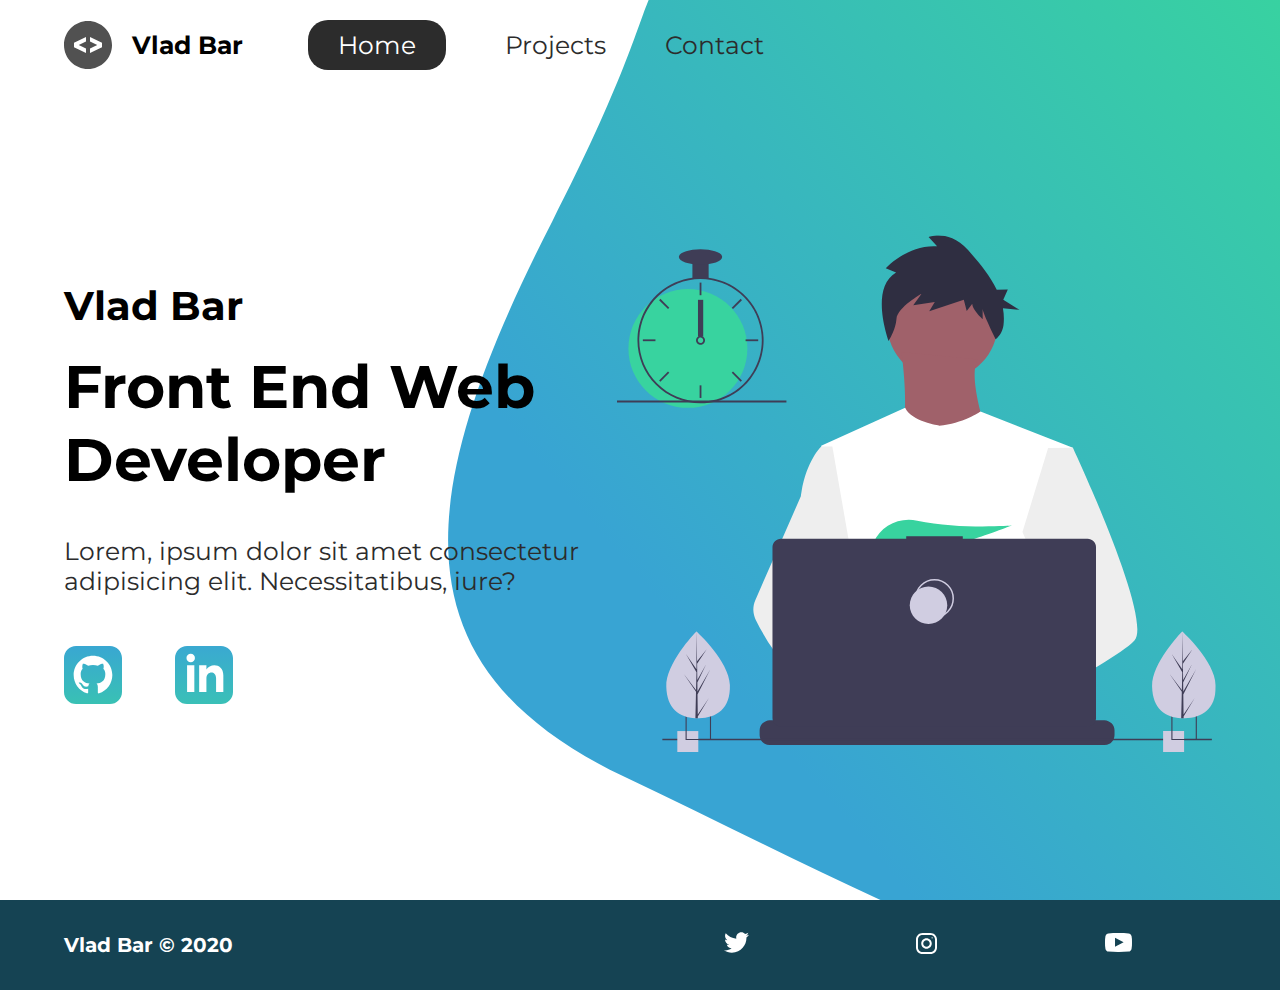
<file: index.html>
<!DOCTYPE html>
<html lang="en">
	<head>
		<meta charset="UTF-8" />
		<meta name="viewport" content="width=device-width, initial-scale=1.0" />
		<meta http-equiv="X-UA-Compatible" content="ie=edge" />
		<meta name="description" content="PORTFOLIO" />
		<meta name="robots" content="index,follow" />
		<link
			href="https://fonts.googleapis.com/css2?family=Montserrat:wght@400;500&display=swap"
			rel="stylesheet"
		/>
		<link rel="stylesheet" href="./styles/style.css" />
		<title>PORTFOLIO</title>
	</head>
	<body>
		<header class="main-head">
			<nav>
				<div class="logo">
					<img src="icons/code.svg" alt="logo" />
					<h1>Vlad Bar</h1>
				</div>
				<ul>
					<li><a class="active" href="/">Home</a></li>
					<li><a href="./projects/index.html">Projects</a></li>
					<li><a href="./contact/index.html">Contact</a></li>
				</ul>
			</nav>
		</header>
		<section class="intro">
			<div class="intro-text">
				<h2>Vlad Bar</h2>
				<h3>
					Front End Web <br />
					Developer
				</h3>
				<p>
					Lorem, ipsum dolor sit amet consectetur adipisicing elit.
					Necessitatibus, iure?
				</p>
				<div class="intro-social">
					<a href="#"
						><img src="./icons/github.svg" alt="GitHubSocialLink"
					/></a>
					<a href="#"
						><img src="./icons/linked-in.svg" alt="GitHubSocialLink"
					/></a>
				</div>
			</div>
			<div class="intro-images">
				<svg
					width="599"
					height="590"
					viewBox="0 0 799 690"
					fill="none"
					xmlns="http://www.w3.org/2000/svg"
				>
					<g id="undraw_dev_productivity_umsq (1) 1" clip-path="url(#clip0)">
						<path
							id="Vector"
							d="M516.92 624.636C516.92 624.636 512.16 626.266 504.42 628.576C487.31 633.706 455.65 642.216 428.82 643.916C405.72 645.396 386.2 641.836 382.63 626.766C381.1 620.286 383.27 614.956 388 610.576C402.12 597.486 439 592.796 468.25 591.186C476.51 590.736 484.15 590.526 490.51 590.446C501.31 590.306 508.39 590.526 508.39 590.526L508.56 591.186L516.92 624.636Z"
							fill="#A0616A"
						/>
						<path
							id="Vector_2"
							d="M436.99 672.586C418.61 695.346 342.73 647.666 316.19 629.886C310.41 626.016 306.97 623.566 306.97 623.566L331.25 591.186L338.94 580.936C338.94 580.936 345.82 584.586 355.99 590.526C356.36 590.746 356.73 590.966 357.11 591.186C365.88 596.336 376.89 603.066 388 610.576C403.33 620.946 418.83 632.776 428.82 643.916C438.59 654.806 443.08 665.036 436.99 672.586Z"
							fill="#A0616A"
						/>
						<g id="me">
							<path
								id="Vector_3"
								d="M434.672 191.952C475.283 191.607 507.926 158.406 507.582 117.795C507.237 77.1832 474.036 44.5403 433.425 44.8847C392.813 45.2291 360.17 78.4303 360.515 119.042C360.859 159.653 394.06 192.296 434.672 191.952Z"
								fill="#A0616A"
							/>
							<path
								id="Vector_4"
								d="M379.477 155.65C379.477 155.65 394.216 259.972 373.002 271.875C351.787 283.779 499.929 283.588 499.929 283.588C499.929 283.588 466.124 193.284 480.809 165.449L379.477 155.65Z"
								fill="#A0616A"
							/>
							<path
								id="Vector_5"
								d="M608.101 283.199L596.257 339.402L571.214 458.308L570.49 464.815L562.138 540.138L556.582 590.177L552.857 623.79C528.584 636.526 510.988 645.326 510.988 645.326C510.988 645.326 509.404 637.719 506.871 627.99C489.805 633.265 458.218 642.043 431.404 643.97C441.266 654.777 445.842 664.969 439.817 672.57C421.63 695.485 345.349 648.45 318.659 630.896C318.077 635.158 317.879 639.464 318.068 643.762L297.626 628.314L299.331 592.359L302.206 531.522L305.819 455.229C304.448 451.975 303.294 448.634 302.364 445.228C295.956 423.161 288.032 379.057 281.928 342.067C277.016 312.298 273.302 287.138 272.517 281.785C272.411 281.086 272.358 280.726 272.358 280.726L384.363 230.094C392.509 248.556 429.865 253.809 429.865 253.809C460.756 251.417 484.847 234.913 484.847 234.913L608.101 283.199Z"
								fill="white"
							/>
							<path
								id="Vector_6"
								d="M372.285 49.3811L358.49 43.9934C358.49 43.9934 386.969 12.1 426.99 14.513L415.635 2.22366C415.635 2.22366 443.04 -9.01799 468.283 19.6674C481.553 34.7467 496.908 52.4737 506.557 72.5077L521.281 72.3829L515.251 85.9663L536.874 99.3152L514.777 97.0719C516.155 104.471 516.421 112.034 515.566 119.511C514.683 126.991 510.928 133.835 505.094 138.598V138.598C505.094 138.598 487.743 103.449 487.696 97.9443L487.813 111.705C487.813 111.705 473.959 99.4371 473.889 91.1807L466.471 100.877L462.593 85.7717L416.475 101.301L423.87 88.8526L395.157 93.2246L406.278 77.9923C406.278 77.9923 373.932 96.1568 372.811 111.304C371.689 126.452 362.299 140.875 362.299 140.875C362.299 140.875 336.213 70.3294 372.285 49.3811Z"
								fill="#2F2E41"
							/>
							<path
								id="Vector_7"
								d="M690.215 540.422C682.794 548.605 664.338 560.992 641.951 574.422C633.623 579.413 624.757 584.559 615.71 589.676C594.122 601.889 571.514 614.001 552.857 623.79C528.584 636.526 510.988 645.326 510.988 645.326C510.988 645.326 509.403 637.719 506.871 627.99C503.48 614.968 498.397 598.141 493.184 590.715C493.002 590.456 492.82 590.218 492.638 589.979C491.121 588.022 489.601 586.885 488.112 586.897L562.138 540.138L594.127 519.926L570.489 464.814L540.842 395.683L557.908 339.727L575.062 283.479L608.101 283.199C608.101 283.199 619.243 306.985 633.514 340.166C635.647 345.128 637.851 350.299 640.096 355.64C669.469 425.394 706.176 522.836 690.215 540.422Z"
								fill="#EEEEEE"
							/>
							<path
								id="Vector_8"
								d="M358.123 591.2C355.41 591.212 352.702 591.456 350.029 591.928C327.074 596.073 320.47 616.94 318.659 630.896C318.077 635.158 317.879 639.464 318.068 643.761L297.626 628.314L290.178 622.687C272.316 616.628 256.353 605.733 242.483 592.84C230.449 581.456 219.634 568.849 210.213 555.223C200.831 541.793 192.448 527.692 185.134 513.034C183.094 508.943 181.977 504.454 181.864 499.884C181.751 495.314 182.644 490.775 184.48 486.588L209.154 430.327L245.218 348.098C245.471 346.146 245.752 344.237 246.059 342.371C252.995 300.511 272.367 281.786 272.367 281.786L287.286 281.659L297.778 341.932L310.813 416.815L302.364 445.227L282.839 510.845L302.205 531.522L358.123 591.2Z"
								fill="#EEEEEE"
							/>
						</g>
						<path
							id="Vector_9"
							d="M372.877 415.806L385.631 430.686C390.37 429.783 395.319 428.721 400.416 427.529L396.752 415.806L405.71 426.256C459.707 412.975 526.637 387.155 526.637 387.155C526.637 387.155 454.379 392.453 400.428 380.666C376.558 375.451 351.998 387.284 342.202 409.668C336.508 422.679 337.403 433.951 357.596 433.951C364.419 433.835 371.223 433.195 377.949 432.037L372.877 415.806Z"
							fill="#38D39F"
						/>
						<path
							id="Vector_10"
							d="M663.65 660.386V666.456C663.654 668.122 663.345 669.774 662.74 671.326C662.472 672.018 662.147 672.687 661.77 673.326C660.578 675.326 658.887 676.983 656.862 678.133C654.838 679.283 652.549 679.887 650.22 679.886H203.67C201.342 679.887 199.053 679.283 197.028 678.133C195.003 676.983 193.312 675.326 192.12 673.326C191.743 672.687 191.419 672.018 191.15 671.326C190.546 669.774 190.237 668.122 190.24 666.456V660.386C190.24 658.622 190.587 656.876 191.262 655.246C191.936 653.616 192.926 652.136 194.173 650.888C195.42 649.641 196.901 648.652 198.53 647.977C200.16 647.302 201.906 646.955 203.67 646.956H229.41V644.126C229.41 644.052 229.425 643.979 229.453 643.911C229.481 643.843 229.522 643.782 229.574 643.73C229.626 643.678 229.688 643.636 229.756 643.608C229.824 643.58 229.897 643.566 229.97 643.566H243.4C243.474 643.566 243.547 643.58 243.615 643.608C243.683 643.636 243.745 643.678 243.797 643.73C243.849 643.782 243.89 643.843 243.918 643.911C243.946 643.979 243.96 644.052 243.96 644.126V646.956H252.35V644.126C252.35 644.052 252.365 643.979 252.393 643.911C252.421 643.843 252.462 643.782 252.514 643.73C252.566 643.678 252.628 643.636 252.696 643.608C252.764 643.58 252.837 643.566 252.91 643.566H266.34C266.414 643.566 266.487 643.58 266.555 643.608C266.623 643.636 266.684 643.678 266.736 643.73C266.789 643.782 266.83 643.843 266.858 643.911C266.886 643.979 266.9 644.052 266.9 644.126V646.956H275.3V644.126C275.3 644.052 275.315 643.979 275.343 643.911C275.371 643.843 275.412 643.782 275.464 643.73C275.516 643.678 275.578 643.636 275.646 643.608C275.714 643.58 275.787 643.566 275.86 643.566H289.29C289.364 643.566 289.437 643.58 289.505 643.608C289.573 643.636 289.634 643.678 289.686 643.73C289.739 643.782 289.78 643.843 289.808 643.911C289.836 643.979 289.85 644.052 289.85 644.126V646.956H298.24V644.126C298.24 644.052 298.255 643.979 298.283 643.911C298.311 643.843 298.352 643.782 298.404 643.73C298.456 643.678 298.518 643.636 298.586 643.608C298.654 643.58 298.727 643.566 298.8 643.566H312.23C312.304 643.566 312.377 643.58 312.445 643.608C312.513 643.636 312.574 643.678 312.626 643.73C312.678 643.782 312.72 643.843 312.748 643.911C312.776 643.979 312.79 644.052 312.79 644.126V646.956H321.18V644.126C321.18 644.052 321.194 643.979 321.223 643.911C321.251 643.843 321.292 643.782 321.344 643.73C321.396 643.678 321.458 643.636 321.526 643.608C321.594 643.58 321.667 643.566 321.74 643.566H335.17C335.244 643.566 335.317 643.58 335.385 643.608C335.453 643.636 335.514 643.678 335.566 643.73C335.618 643.782 335.66 643.843 335.688 643.911C335.716 643.979 335.73 644.052 335.73 644.126V646.956H344.13V644.126C344.13 644.052 344.145 643.979 344.173 643.911C344.201 643.843 344.242 643.782 344.294 643.73C344.346 643.678 344.408 643.636 344.476 643.608C344.544 643.58 344.617 643.566 344.69 643.566H358.12C358.194 643.566 358.267 643.58 358.335 643.608C358.403 643.636 358.464 643.678 358.516 643.73C358.569 643.782 358.61 643.843 358.638 643.911C358.666 643.979 358.68 644.052 358.68 644.126V646.956H367.07V644.126C367.07 644.052 367.085 643.979 367.113 643.911C367.141 643.843 367.182 643.782 367.234 643.73C367.286 643.678 367.348 643.636 367.416 643.608C367.484 643.58 367.557 643.566 367.63 643.566H472.83C472.904 643.566 472.977 643.58 473.045 643.608C473.113 643.636 473.174 643.678 473.227 643.73C473.279 643.782 473.32 643.843 473.348 643.911C473.376 643.979 473.39 644.052 473.39 644.126V646.956H481.79V644.126C481.79 644.052 481.804 643.979 481.833 643.911C481.861 643.843 481.902 643.782 481.954 643.73C482.006 643.678 482.068 643.636 482.136 643.608C482.204 643.58 482.277 643.566 482.35 643.566H495.78C495.928 643.567 496.07 643.627 496.175 643.732C496.279 643.836 496.339 643.978 496.34 644.126V646.956H504.73V644.126C504.73 644.052 504.745 643.979 504.773 643.911C504.801 643.843 504.842 643.782 504.894 643.73C504.946 643.678 505.008 643.636 505.076 643.608C505.144 643.58 505.217 643.566 505.29 643.566H518.72C518.794 643.566 518.867 643.58 518.935 643.608C519.003 643.636 519.065 643.678 519.117 643.73C519.169 643.782 519.21 643.843 519.238 643.911C519.266 643.979 519.28 644.052 519.28 644.126V646.956H527.67V644.126C527.67 644.052 527.685 643.979 527.713 643.911C527.741 643.843 527.782 643.782 527.834 643.73C527.886 643.678 527.948 643.636 528.016 643.608C528.084 643.58 528.157 643.566 528.23 643.566H541.66C541.734 643.566 541.807 643.58 541.875 643.608C541.943 643.636 542.005 643.678 542.057 643.73C542.109 643.782 542.15 643.843 542.178 643.911C542.206 643.979 542.22 644.052 542.22 644.126V646.956H550.62V644.126C550.62 644.052 550.635 643.979 550.663 643.911C550.691 643.843 550.732 643.782 550.784 643.73C550.836 643.678 550.898 643.636 550.966 643.608C551.034 643.58 551.107 643.566 551.18 643.566H564.61C564.757 643.568 564.898 643.628 565.001 643.733C565.104 643.837 565.161 643.979 565.16 644.126V646.956H573.56V644.126C573.56 644.052 573.575 643.979 573.603 643.911C573.631 643.843 573.672 643.782 573.724 643.73C573.776 643.678 573.838 643.636 573.906 643.608C573.974 643.58 574.047 643.566 574.12 643.566H587.55C587.624 643.566 587.697 643.58 587.765 643.608C587.833 643.636 587.895 643.678 587.947 643.73C587.999 643.782 588.04 643.843 588.068 643.911C588.096 643.979 588.11 644.052 588.11 644.126V646.956H596.5V644.126C596.5 644.052 596.515 643.979 596.543 643.911C596.571 643.843 596.612 643.782 596.664 643.73C596.716 643.678 596.778 643.636 596.846 643.608C596.914 643.58 596.987 643.566 597.06 643.566H610.49C610.564 643.566 610.637 643.58 610.705 643.608C610.773 643.636 610.835 643.678 610.887 643.73C610.939 643.782 610.98 643.843 611.008 643.911C611.036 643.979 611.05 644.052 611.05 644.126V646.956H650.22C651.984 646.955 653.731 647.302 655.36 647.977C656.99 648.652 658.471 649.641 659.718 650.888C660.965 652.136 661.954 653.616 662.629 655.246C663.304 656.876 663.651 658.622 663.65 660.386Z"
							fill="#3F3D56"
						/>
						<path
							id="Vector_11"
							d="M793.5 671.326H60.5V673.326H793.5V671.326Z"
							fill="#3F3D56"
						/>
						<path
							id="Vector_12"
							d="M627.694 404.757H461.251V401.326H385.78V404.757H218.651C215.665 404.757 212.801 405.943 210.69 408.054C208.578 410.166 207.392 413.029 207.392 416.015V643.927C207.392 646.913 208.578 649.776 210.69 651.888C212.801 653.999 215.665 655.185 218.651 655.185H627.694C630.68 655.185 633.544 653.999 635.655 651.888C637.767 649.776 638.953 646.913 638.953 643.927V416.015C638.953 414.537 638.662 413.073 638.096 411.707C637.53 410.341 636.701 409.1 635.655 408.054C634.61 407.009 633.369 406.18 632.003 405.614C630.637 405.048 629.173 404.757 627.694 404.757Z"
							fill="#3F3D56"
						/>
						<path
							id="Vector_13"
							d="M423.5 509.326C437.307 509.326 448.5 498.133 448.5 484.326C448.5 470.519 437.307 459.326 423.5 459.326C409.693 459.326 398.5 470.519 398.5 484.326C398.5 498.133 409.693 509.326 423.5 509.326Z"
							stroke="#D0CDE1"
							stroke-width="2"
							stroke-miterlimit="10"
						/>
						<path
							id="Vector_14"
							d="M415.5 518.326C429.307 518.326 440.5 507.133 440.5 493.326C440.5 479.519 429.307 468.326 415.5 468.326C401.693 468.326 390.5 479.519 390.5 493.326C390.5 507.133 401.693 518.326 415.5 518.326Z"
							fill="#D0CDE1"
						/>
						<path
							id="Vector_15"
							d="M108.446 661.223H80.4463V689.223H108.446V661.223Z"
							fill="#D0CDE1"
						/>
						<path
							id="Vector_16"
							d="M91.4502 639.223V673.223H125.45V639.223H91.4502ZM123.97 671.743H92.9202V640.703H123.97V671.743Z"
							fill="#3F3D56"
						/>
						<path
							id="Vector_17"
							d="M756.446 661.223H728.446V689.223H756.446V661.223Z"
							fill="#D0CDE1"
						/>
						<path
							id="Vector_18"
							d="M739.45 639.223V673.223H773.45V639.223H739.45ZM771.97 671.743H740.92V640.703H771.97V671.743Z"
							fill="#3F3D56"
						/>
						<path
							id="Vector_19"
							d="M94.5802 230.113C138.399 230.113 173.921 194.592 173.921 150.773C173.921 106.955 138.399 71.4326 94.5802 71.4326C50.7617 71.4326 15.2397 106.955 15.2397 150.773C15.2397 194.592 50.7617 230.113 94.5802 230.113Z"
							fill="#38D39F"
						/>
						<path
							id="Vector_20"
							d="M122.229 56.4899C115.045 55.5763 107.774 55.5763 100.59 56.4899C84.586 58.5913 69.5203 65.2398 57.181 75.6465C44.8417 86.0532 35.7467 99.7813 30.9754 115.202C28.8053 122.229 27.5764 129.514 27.3208 136.864C27.2848 137.886 27.2607 138.92 27.2607 139.954C27.283 162.264 36.1559 183.655 51.932 199.431C67.7082 215.207 89.0989 224.08 111.41 224.103C113.201 224.103 114.992 224.042 116.759 223.934C120.907 223.674 125.03 223.103 129.093 222.227C148.495 218.055 165.798 207.161 177.947 191.468C190.095 175.776 196.308 156.295 195.487 136.467C194.665 116.638 186.863 97.738 173.459 83.1039C160.054 68.4698 141.909 59.0435 122.229 56.4899H122.229ZM137.748 217.347H137.736C130.959 219.659 123.905 221.062 116.759 221.518C114.992 221.638 113.201 221.698 111.41 221.698C89.7377 221.672 68.961 213.051 53.6367 197.727C38.3123 182.402 29.6914 161.626 29.6649 139.954C29.6649 138.92 29.689 137.886 29.725 136.864C30.5514 115.744 39.5156 95.7617 54.7411 81.1008C69.9666 66.44 90.273 58.237 111.41 58.2089C130.776 58.21 149.513 65.0865 164.283 77.6131C179.052 90.1398 188.895 107.503 192.057 126.61C195.219 145.716 191.496 165.325 181.55 181.942C171.604 198.559 156.081 211.106 137.748 217.347H137.748Z"
							fill="#3F3D56"
						/>
						<path
							id="Vector_21"
							d="M112.612 63.0176H110.208V79.8474H112.612V63.0176Z"
							fill="#3F3D56"
						/>
						<path
							id="Vector_22"
							d="M57.8578 84.7018L56.1577 86.4019L68.0582 98.3023L69.7582 96.6022L57.8578 84.7018Z"
							fill="#3F3D56"
						/>
						<path
							id="Vector_23"
							d="M34.4736 138.751V141.156H51.3034V138.751H34.4736Z"
							fill="#3F3D56"
						/>
						<path
							id="Vector_24"
							d="M56.1578 193.506L57.8579 195.206L69.7584 183.306L68.0583 181.606L56.1578 193.506Z"
							fill="#3F3D56"
						/>
						<path
							id="Vector_25"
							d="M153.062 96.6022L154.762 98.3022L166.662 86.4018L164.962 84.7017L153.062 96.6022Z"
							fill="#3F3D56"
						/>
						<path
							id="Vector_26"
							d="M171.516 138.751V141.156H188.346V138.751H171.516Z"
							fill="#3F3D56"
						/>
						<path
							id="Vector_27"
							d="M154.762 181.605L153.062 183.305L164.962 195.206L166.662 193.506L154.762 181.605Z"
							fill="#3F3D56"
						/>
						<path
							id="Vector_28"
							d="M112.612 200.06H110.208V216.89H112.612V200.06Z"
							fill="#3F3D56"
						/>
						<path
							id="Vector_29"
							d="M115.016 135.145C113.976 134.365 112.711 133.943 111.41 133.943C110.11 133.943 108.844 134.365 107.804 135.145C107.091 135.686 106.505 136.375 106.085 137.165C105.552 138.181 105.322 139.329 105.421 140.473C105.52 141.616 105.944 142.707 106.644 143.617C107.343 144.527 108.288 145.218 109.368 145.608C110.447 145.997 111.616 146.07 112.735 145.817C113.855 145.564 114.878 144.996 115.685 144.179C116.492 143.363 117.048 142.333 117.288 141.21C117.528 140.088 117.441 138.92 117.039 137.846C116.636 136.771 115.935 135.834 115.017 135.145H115.016ZM111.41 143.56C110.454 143.557 109.539 143.176 108.863 142.501C108.187 141.825 107.807 140.909 107.804 139.954C107.808 139.224 108.03 138.513 108.441 137.91C108.793 137.4 109.271 136.989 109.828 136.718C110.386 136.446 111.004 136.323 111.623 136.361C112.241 136.398 112.84 136.594 113.361 136.931C113.881 137.267 114.307 137.732 114.595 138.281C114.883 138.83 115.025 139.444 115.007 140.063C114.989 140.683 114.811 141.287 114.491 141.818C114.17 142.349 113.719 142.788 113.179 143.093C112.639 143.398 112.03 143.559 111.41 143.56V143.56Z"
							fill="#3F3D56"
						/>
						<path
							id="Vector_30"
							d="M122.229 35.3687H100.591V57.007H122.229V35.3687Z"
							fill="#3F3D56"
						/>
						<path
							id="Vector_31"
							d="M111.41 38.9748C127.344 38.9748 140.261 34.4 140.261 28.7567C140.261 23.1134 127.344 18.5386 111.41 18.5386C95.4757 18.5386 82.5586 23.1134 82.5586 28.7567C82.5586 34.4 95.4757 38.9748 111.41 38.9748Z"
							fill="#3F3D56"
						/>
						<path id="clock-arrow" d="M115 86H108V135H115V86Z" fill="#3F3D56" />
						<path
							id="Vector_32"
							d="M226 220.44H0V222.844H226V220.44Z"
							fill="#3F3D56"
						/>
						<g id="plant-left">
							<path
								id="Vector_33"
								d="M150.594 599.754C151.527 631.704 132.858 643.413 109.43 644.097C108.886 644.113 108.344 644.123 107.805 644.126C106.719 644.135 105.643 644.117 104.577 644.072C83.3891 643.193 66.6172 631.945 65.7495 602.232C64.8515 571.482 103.018 531.529 105.882 528.574L105.887 528.571C105.996 528.458 106.052 528.402 106.052 528.402C106.052 528.402 149.661 567.807 150.594 599.754Z"
								fill="#D0CDE1"
							/>
							<path
								id="Vector_34"
								d="M107.744 639.255L122.626 617.124L107.774 641.636L107.805 644.126C106.719 644.135 105.643 644.117 104.577 644.072L105.315 612.06L105.295 611.813L105.322 611.766L105.393 608.741L89.0952 585.078L105.374 606.477L105.432 607.116L105.989 582.93L91.9122 558.397L106.029 578.681L105.882 528.574L105.882 528.407L105.887 528.571L106.821 568.062L119.651 552.021L106.863 571.464L107.143 593.098L118.949 571.984L107.187 596.279L107.343 608.308L124.512 578.897L107.395 612.505L107.744 639.255Z"
								fill="#3F3D56"
							/>
						</g>
						<g id="plant-right">
							<path
								id="Vector_35"
								d="M798.594 599.754C799.527 631.704 780.858 643.413 757.43 644.097C756.886 644.113 756.344 644.123 755.805 644.126C754.719 644.135 753.643 644.117 752.577 644.072C731.389 643.193 714.617 631.945 713.749 602.232C712.851 571.482 751.018 531.529 753.882 528.574L753.887 528.571C753.996 528.458 754.052 528.402 754.052 528.402C754.052 528.402 797.661 567.807 798.594 599.754Z"
								fill="#D0CDE1"
							/>
							<path
								id="Vector_36"
								d="M755.744 639.255L770.626 617.124L755.774 641.636L755.805 644.126C754.719 644.135 753.643 644.117 752.577 644.072L753.315 612.06L753.295 611.813L753.323 611.766L753.393 608.741L737.095 585.078L753.374 606.477L753.432 607.116L753.989 582.93L739.912 558.397L754.029 578.681L753.882 528.574L753.882 528.407L753.887 528.571L754.821 568.062L767.651 552.021L754.864 571.464L755.143 593.098L766.949 571.984L755.187 596.279L755.343 608.308L772.512 578.897L755.395 612.505L755.744 639.255Z"
								fill="#3F3D56"
							/>
						</g>
					</g>
					<defs>
						<clipPath id="clip0">
							<rect width="798.627" height="689.223" fill="white" />
						</clipPath>
					</defs>
				</svg>
				<img class="splash" src="./img/splash.svg" alt="" />
			</div>
		</section>
		<footer>
			<h4>Vlad Bar &copy; 2020</h4>
			<ul>
				<li>
					<a href="#"
						><img src="./icons/twitter 1.svg" alt="twitter-contact"
					/></a>
				</li>
				<li>
					<a href="#"
						><img src="./icons/instagram 1.svg" alt="instagrem-contact"
					/></a>
				</li>
				<li>
					<a href="#"
						><img src="./icons/youtube-symbol 1.svg" alt="youtube-contact"
					/></a>
				</li>
			</ul>
		</footer>
	</body>
</html>
</file>
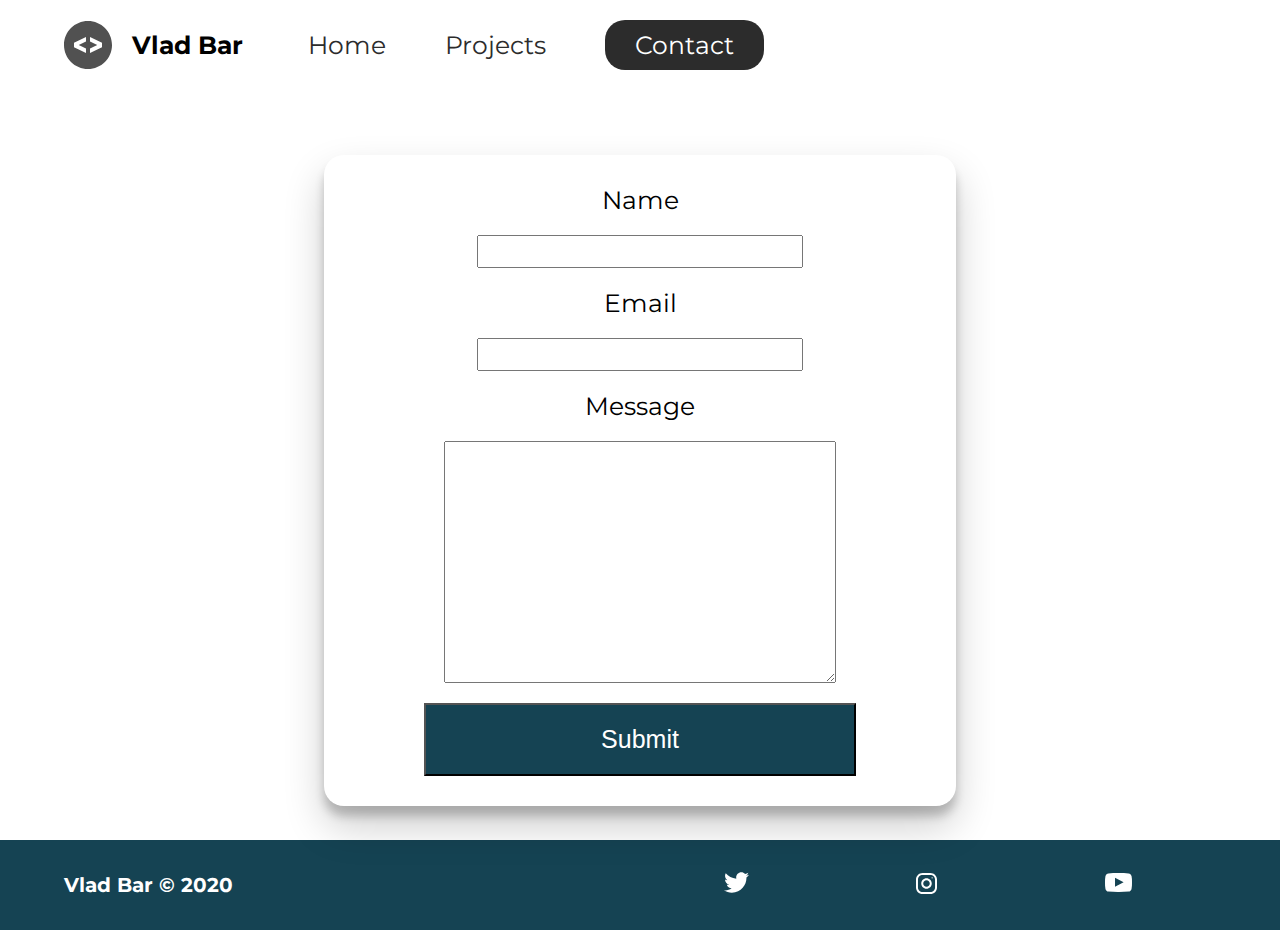
<file: contact/index.html>
<!DOCTYPE html>
<html lang="en">
	<head>
		<meta charset="UTF-8" />
		<meta name="viewport" content="width=device-width, initial-scale=1.0" />
		<meta http-equiv="X-UA-Compatible" content="ie=edge" />
		<meta name="description" content="PORTFOLIO" />
		<meta name="robots" content="index,follow" />
		<link
			href="https://fonts.googleapis.com/css2?family=Montserrat:wght@400;500&display=swap"
			rel="stylesheet"
		/>
		<link rel="stylesheet" href="../styles/style.css" />
		<title>PORTFOLIO</title>
	</head>
	<body>
		<header class="main-head">
			<nav>
				<div class="logo">
					<img src="../icons/code.svg" alt="logo" />
					<h1>Vlad Bar</h1>
				</div>
				<ul>
					<li><a href="../index.html">Home</a></li>
					<li><a href="../projects/index.html">Projects</a></li>
					<li><a class="active" href="./index.html">Contact</a></li>
				</ul>
			</nav>
		</header>
		<section class="form-section">
			<form>
				<label for="name">Name</label>
				<input type="text" name="name" id="name" required />
				<label for="email">Email</label>
				<input type="email" name="email" id="email" required />
				<label for="message">Message</label>
				<textarea name="message" id="message" cols="30" rows="10"></textarea>
				<button type="submit">Submit</button>
			</form>
		</section>
		<footer>
			<h4>Vlad Bar &copy; 2020</h4>
			<ul>
				<li>
					<a href="#"
						><img src="../icons/twitter 1.svg" alt="twitter-contact"
					/></a>
				</li>
				<li>
					<a href="#"
						><img src="../icons/instagram 1.svg" alt="instagrem-contact"
					/></a>
				</li>
				<li>
					<a href="#"
						><img src="../icons/youtube-symbol 1.svg" alt="youtube-contact"
					/></a>
				</li>
			</ul>
		</footer>
	</body>
</html>
</file>
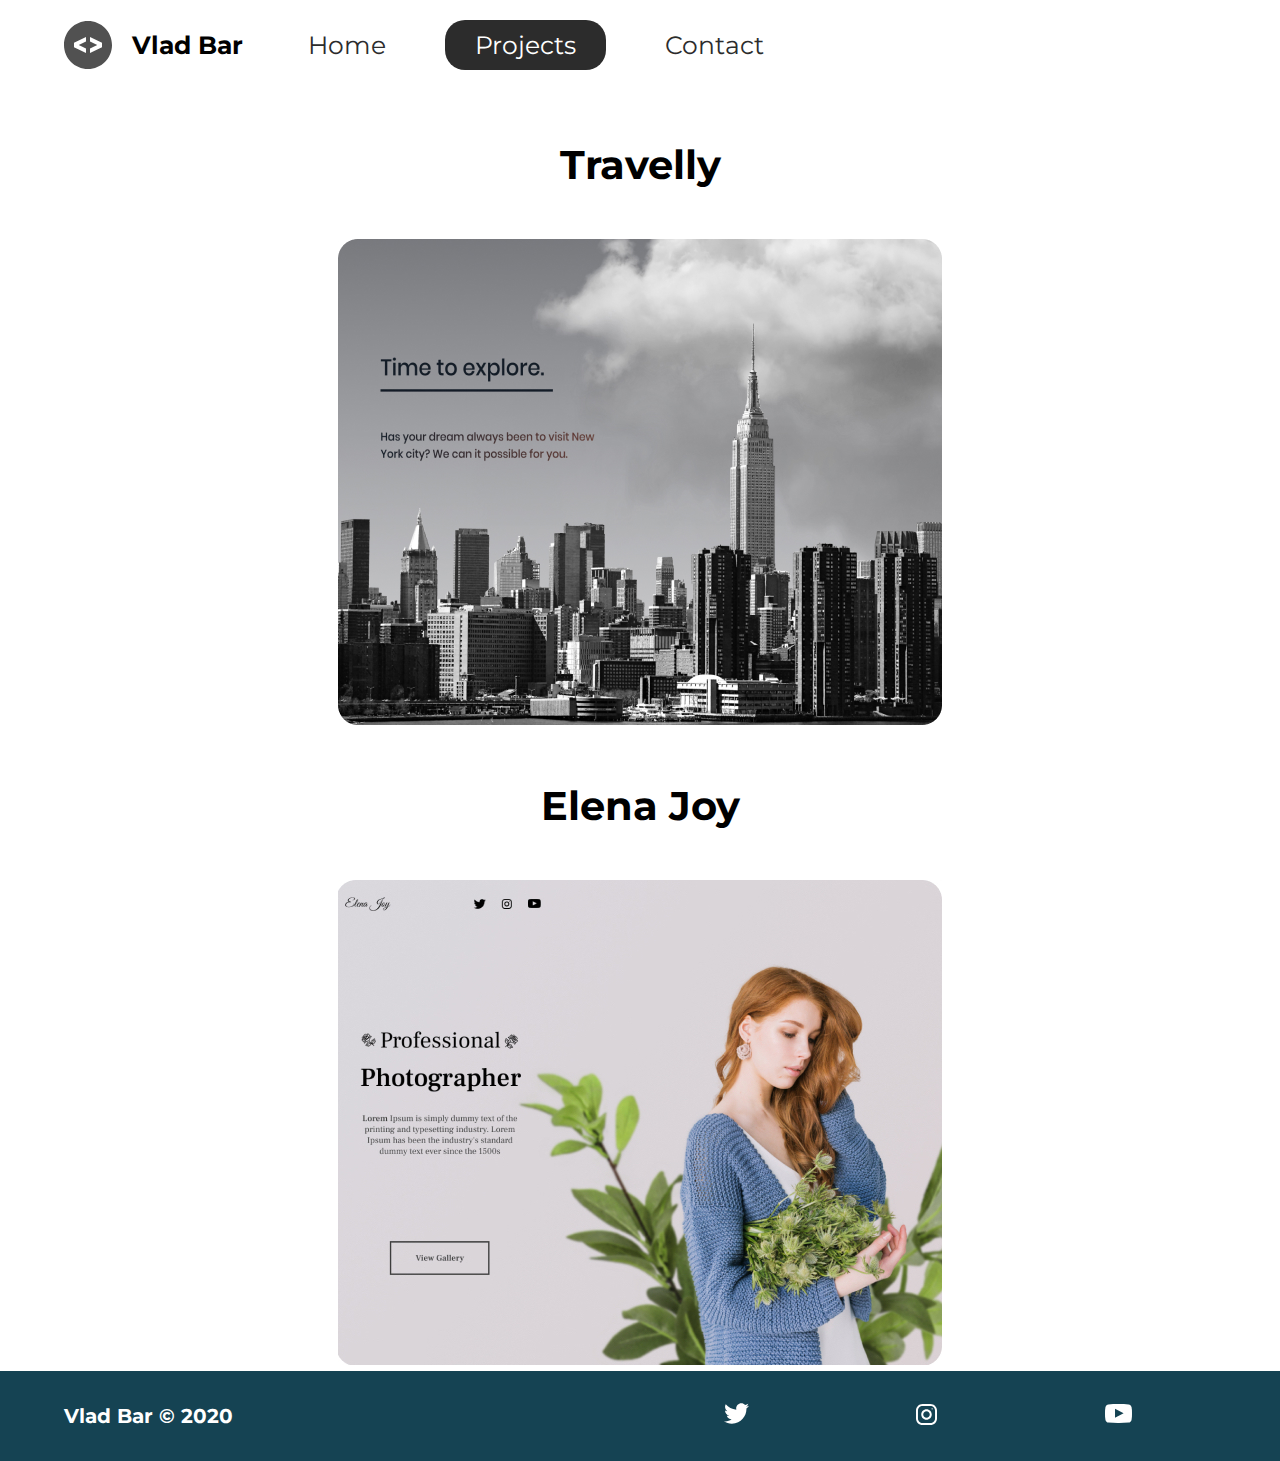
<file: projects/index.html>
<!DOCTYPE html>
<html lang="en">
  <head>
    <meta charset="UTF-8" />
    <meta name="viewport" content="width=device-width, initial-scale=1.0" />
    <meta http-equiv="X-UA-Compatible" content="ie=edge" />
    <meta name="description" content="PORTFOLIO" />
    <meta name="robots" content="index,follow" />
    <link
      href="https://fonts.googleapis.com/css2?family=Montserrat:wght@400;500&display=swap"
      rel="stylesheet"
    />
    <link rel="stylesheet" href="../styles/style.css" />
    <title>PORTFOLIO</title>
  </head>
  <body>
    <header class="main-head">
      <nav>
        <div class="logo">
          <img src="../icons/code.svg" alt="logo" />
          <h1>Vlad Bar</h1>
        </div>
        <ul>
          <li><a href="../index.html">Home</a></li>
          <li><a class="active" href="./index.html">Projects</a></li>
          <li><a href="../contact/index.html">Contact</a></li>
        </ul>
      </nav>
    </header>
    <section class="projects">
      <div class="travelly">
        <h2>Travelly</h2>
        <a href="https://determined-noyce-b9c67f.netlify.app"
          ><img src="../img/travelly.jpg" alt="travelly Projects"
        /></a>
      </div>
      <div class="elena">
        <h2>Elena Joy</h2>
        <a href="https://awesome-morse-b7da8b.netlify.app"
          ><img src="../img/elena-joy.jpg" alt="Elena Joy"
        /></a>
      </div>
    </section>
    <footer>
      <h4>Vlad Bar &copy; 2020</h4>
      <ul>
        <li>
          <a href="#"
            ><img src="../icons/twitter 1.svg" alt="twitter-contact"
          /></a>
        </li>
        <li>
          <a href="#"
            ><img src="../icons/instagram 1.svg" alt="instagrem-contact"
          /></a>
        </li>
        <li>
          <a href="#"
            ><img src="../icons/youtube-symbol 1.svg" alt="youtube-contact"
          /></a>
        </li>
      </ul>
    </footer>
  </body>
</html>
</file>
<file: styles/style.css>
* {
  margin: 0;
  padding: 0;
  -webkit-box-sizing: border-box;
          box-sizing: border-box;
}

html {
  font-size: 62.5%;
}

body {
  font-family: "Montserrat", sans-serif;
}

h1 {
  font-size: 2.5rem;
}

li,
button,
label,
input,
a,
p {
  font-size: 2.5rem;
}

h2 {
  font-size: 4rem;
}

h3 {
  font-size: 2.5rem;
}

h4,
h5 {
  font-size: 2rem;
}

ul {
  list-style: none;
}

a {
  text-decoration: none;
  color: #2c2c2c;
}

.main-head {
  width: 95%;
  margin: 0 0 0 auto;
}

nav {
  display: -webkit-box;
  display: -ms-flexbox;
  display: flex;
  -webkit-box-pack: justify;
      -ms-flex-pack: justify;
          justify-content: space-between;
  -webkit-box-align: center;
      -ms-flex-align: center;
          align-items: center;
  -webkit-box-orient: horizontal;
  -webkit-box-direction: normal;
      -ms-flex-direction: row;
          flex-direction: row;
  min-height: 10vh;
  width: 60%;
  -ms-flex-wrap: wrap;
      flex-wrap: wrap;
}

nav .logo {
  display: -webkit-box;
  display: -ms-flexbox;
  display: flex;
  -webkit-box-pack: start;
      -ms-flex-pack: start;
          justify-content: flex-start;
  -webkit-box-align: center;
      -ms-flex-align: center;
          align-items: center;
  -webkit-box-orient: horizontal;
  -webkit-box-direction: normal;
      -ms-flex-direction: row;
          flex-direction: row;
  -webkit-box-flex: 1;
      -ms-flex: 1 1 10rem;
          flex: 1 1 10rem;
}

nav .logo h1 {
  margin: 2rem;
}

nav ul {
  display: -webkit-box;
  display: -ms-flexbox;
  display: flex;
  -ms-flex-pack: distribute;
      justify-content: space-around;
  -webkit-box-align: center;
      -ms-flex-align: center;
          align-items: center;
  -webkit-box-orient: horizontal;
  -webkit-box-direction: normal;
      -ms-flex-direction: row;
          flex-direction: row;
  -webkit-box-flex: 1;
      -ms-flex: 1 1 40rem;
          flex: 1 1 40rem;
}

.intro {
  min-height: 90vh;
  width: 90%;
  margin: auto;
  -ms-flex-wrap: wrap;
      flex-wrap: wrap;
  display: -webkit-box;
  display: -ms-flexbox;
  display: flex;
  -webkit-box-pack: justify;
      -ms-flex-pack: justify;
          justify-content: space-between;
  -webkit-box-align: center;
      -ms-flex-align: center;
          align-items: center;
  -webkit-box-orient: horizontal;
  -webkit-box-direction: normal;
      -ms-flex-direction: row;
          flex-direction: row;
}

.intro h1 {
  font-size: 8rem;
  padding-top: 2rem;
}

.intro h3 {
  font-size: 6rem;
  padding: 2rem 0rem;
}

.intro p {
  padding-top: 2rem;
  color: #2c2c2c;
}

.splash {
  position: absolute;
  top: 0%;
  right: 0%;
  height: 100%;
  z-index: -1;
}

.intro-social {
  margin-top: 5rem;
}

.intro-social a {
  margin-right: 5rem;
}

.active {
  background: #2c2c2c;
  color: white;
  padding: 1rem 3rem;
  border-radius: 2rem;
}

.intro-text,
.intro-images {
  -webkit-box-flex: 1;
      -ms-flex: 1 1 40rem;
          flex: 1 1 40rem;
}

#plant-left {
  -webkit-animation: plant 1.5s ease infinite alternate;
          animation: plant 1.5s ease infinite alternate;
}

#plant-right {
  -webkit-animation: plant 1.5s ease infinite alternate 0.5s;
          animation: plant 1.5s ease infinite alternate 0.5s;
}

#me {
  -webkit-animation: me 1s ease infinite alternate;
          animation: me 1s ease infinite alternate;
  -webkit-transform-origin: bottom;
          transform-origin: bottom;
}

#clock-arrow {
  -webkit-animation: clock 4.5s infinite linear;
          animation: clock 4.5s infinite linear;
  transform-box: fill-box;
  -webkit-transform-origin: bottom;
          transform-origin: bottom;
}

@-webkit-keyframes me {
  0% {
    -webkit-transform: rotateZ(-5deg);
            transform: rotateZ(-5deg);
  }
  100% {
    -webkit-transform: rotateZ(5deg);
            transform: rotateZ(5deg);
  }
}

@keyframes me {
  0% {
    -webkit-transform: rotateZ(-5deg);
            transform: rotateZ(-5deg);
  }
  100% {
    -webkit-transform: rotateZ(5deg);
            transform: rotateZ(5deg);
  }
}

@-webkit-keyframes plant {
  0% {
    -webkit-transform: translateY(0%);
            transform: translateY(0%);
  }
  100% {
    -webkit-transform: translateY(-25%);
            transform: translateY(-25%);
  }
}

@keyframes plant {
  0% {
    -webkit-transform: translateY(0%);
            transform: translateY(0%);
  }
  100% {
    -webkit-transform: translateY(-25%);
            transform: translateY(-25%);
  }
}

@-webkit-keyframes clock {
  0% {
    -webkit-transform: rotateZ(0deg);
            transform: rotateZ(0deg);
  }
  100% {
    -webkit-transform: rotateZ(360deg);
            transform: rotateZ(360deg);
  }
}

@keyframes clock {
  0% {
    -webkit-transform: rotateZ(0deg);
            transform: rotateZ(0deg);
  }
  100% {
    -webkit-transform: rotateZ(360deg);
            transform: rotateZ(360deg);
  }
}

.projects {
  width: 90%;
  margin: auto;
  min-height: 90vh;
  display: -webkit-box;
  display: -ms-flexbox;
  display: flex;
  -webkit-box-pack: justify;
      -ms-flex-pack: justify;
          justify-content: space-between;
  -webkit-box-align: center;
      -ms-flex-align: center;
          align-items: center;
  -webkit-box-orient: horizontal;
  -webkit-box-direction: normal;
      -ms-flex-direction: row;
          flex-direction: row;
  text-align: center;
  -ms-flex-wrap: wrap;
      flex-wrap: wrap;
}

.projects h2 {
  margin: 5rem;
}

.elena {
  -webkit-box-flex: 1;
      -ms-flex: 1 1 40rem;
          flex: 1 1 40rem;
  padding: 0rem 2rem;
}

.elena img {
  -webkit-transition: -webkit-transform 1s ease;
  transition: -webkit-transform 1s ease;
  transition: transform 1s ease;
  transition: transform 1s ease, -webkit-transform 1s ease;
}

.elena img:hover {
  -webkit-transform: scale(1.1);
          transform: scale(1.1);
  -webkit-box-shadow: 0px 10px 10px rgba(0, 0, 0, 0.2), 0px 20px 40px rgba(0, 0, 0, 0.2);
          box-shadow: 0px 10px 10px rgba(0, 0, 0, 0.2), 0px 20px 40px rgba(0, 0, 0, 0.2);
  border-radius: 2rem;
}

.travelly {
  -webkit-box-flex: 1;
      -ms-flex: 1 1 40rem;
          flex: 1 1 40rem;
}

.travelly img {
  -webkit-transition: -webkit-transform 1s ease;
  transition: -webkit-transform 1s ease;
  transition: transform 1s ease;
  transition: transform 1s ease, -webkit-transform 1s ease;
}

.travelly img:hover {
  -webkit-transform: scale(1.1);
          transform: scale(1.1);
  -webkit-box-shadow: 0px 10px 10px rgba(0, 0, 0, 0.2), 0px 20px 40px rgba(0, 0, 0, 0.2);
          box-shadow: 0px 10px 10px rgba(0, 0, 0, 0.2), 0px 20px 40px rgba(0, 0, 0, 0.2);
  border-radius: 2rem;
}

.form-section {
  min-height: 80vh;
  width: 80%;
  margin: auto;
  display: -webkit-box;
  display: -ms-flexbox;
  display: flex;
  -webkit-box-pack: center;
      -ms-flex-pack: center;
          justify-content: center;
  -webkit-box-align: center;
      -ms-flex-align: center;
          align-items: center;
  -webkit-box-orient: horizontal;
  -webkit-box-direction: normal;
      -ms-flex-direction: row;
          flex-direction: row;
  margin-top: 3rem;
}

.form-section form {
  padding: 3rem 10rem;
  -webkit-box-shadow: 0px 10px 10px rgba(0, 0, 0, 0.2), 0px 20px 40px rgba(0, 0, 0, 0.2);
          box-shadow: 0px 10px 10px rgba(0, 0, 0, 0.2), 0px 20px 40px rgba(0, 0, 0, 0.2);
  display: -webkit-box;
  display: -ms-flexbox;
  display: flex;
  -webkit-box-pack: center;
      -ms-flex-pack: center;
          justify-content: center;
  -webkit-box-align: center;
      -ms-flex-align: center;
          align-items: center;
  -webkit-box-orient: vertical;
  -webkit-box-direction: normal;
      -ms-flex-direction: column;
          flex-direction: column;
  border-radius: 2rem;
}

.form-section input,
.form-section textarea {
  margin: 2rem;
}

.form-section input:focus,
.form-section textarea:focus {
  outline: 2px solid black;
}

.form-section textarea {
  font-family: "Montserrat", sans-serif;
  font-size: 2rem;
}

.form-section button {
  width: 100%;
  padding: 2rem;
  background-color: #154353;
  color: white;
}

.form-section button:focus {
  background: #31bbaf;
}

footer {
  background: #154353;
  color: white;
  min-height: 10vh;
  padding: 0% 5%;
  display: -webkit-box;
  display: -ms-flexbox;
  display: flex;
  -webkit-box-pack: start;
      -ms-flex-pack: start;
          justify-content: flex-start;
  -webkit-box-align: center;
      -ms-flex-align: center;
          align-items: center;
  -webkit-box-orient: horizontal;
  -webkit-box-direction: normal;
      -ms-flex-direction: row;
          flex-direction: row;
}

footer ul {
  -webkit-box-flex: 1;
      -ms-flex: 1 1 40rem;
          flex: 1 1 40rem;
  display: -webkit-box;
  display: -ms-flexbox;
  display: flex;
  -ms-flex-pack: distribute;
      justify-content: space-around;
  -webkit-box-align: center;
      -ms-flex-align: center;
          align-items: center;
  -webkit-box-orient: horizontal;
  -webkit-box-direction: normal;
      -ms-flex-direction: row;
          flex-direction: row;
}

footer h4 {
  -webkit-box-flex: 1;
      -ms-flex: 1 1 40rem;
          flex: 1 1 40rem;
}

@media screen and (max-width: 1112px) {
  html {
    font-size: 53%;
  }
  .splash {
    display: none;
  }
  svg {
    width: 80%;
  }
  nav {
    width: 100%;
  }
}

@media screen and (max-width: 754px) {
  html {
    font-size: 45%;
  }
  svg {
    height: 60%;
  }
  .main-head {
    width: 100%;
  }
  nav .logo {
    display: -webkit-box;
    display: -ms-flexbox;
    display: flex;
    -webkit-box-pack: center;
        -ms-flex-pack: center;
            justify-content: center;
    -webkit-box-align: center;
        -ms-flex-align: center;
            align-items: center;
    -webkit-box-orient: vertical;
    -webkit-box-direction: normal;
        -ms-flex-direction: column;
            flex-direction: column;
    -webkit-box-flex: 1;
        -ms-flex: 1 1 20rem;
            flex: 1 1 20rem;
    margin-top: 2rem;
  }
  nav ul {
    -webkit-box-flex: 1;
        -ms-flex: 1 1 60rem;
            flex: 1 1 60rem;
    margin: 2rem 0rem;
  }
  .intro-text {
    margin-top: 5rem;
    text-align: center;
  }
  .intro-images {
    text-align: center;
  }
  .intro-social {
    display: -webkit-box;
    display: -ms-flexbox;
    display: flex;
    -webkit-box-pack: center;
        -ms-flex-pack: center;
            justify-content: center;
    -webkit-box-align: center;
        -ms-flex-align: center;
            align-items: center;
    -webkit-box-orient: horizontal;
    -webkit-box-direction: normal;
        -ms-flex-direction: row;
            flex-direction: row;
  }
  .intro-social a {
    margin: 2rem;
  }
  .elena,
  .travelly {
    -webkit-box-flex: 1;
        -ms-flex: 1 1 50rem;
            flex: 1 1 50rem;
  }
  .elena img,
  .travelly img {
    width: 100%;
    height: 100%;
  }
  .form-section {
    padding: 0;
    width: 100%;
  }
}
/*# sourceMappingURL=style.css.map */
</file>
